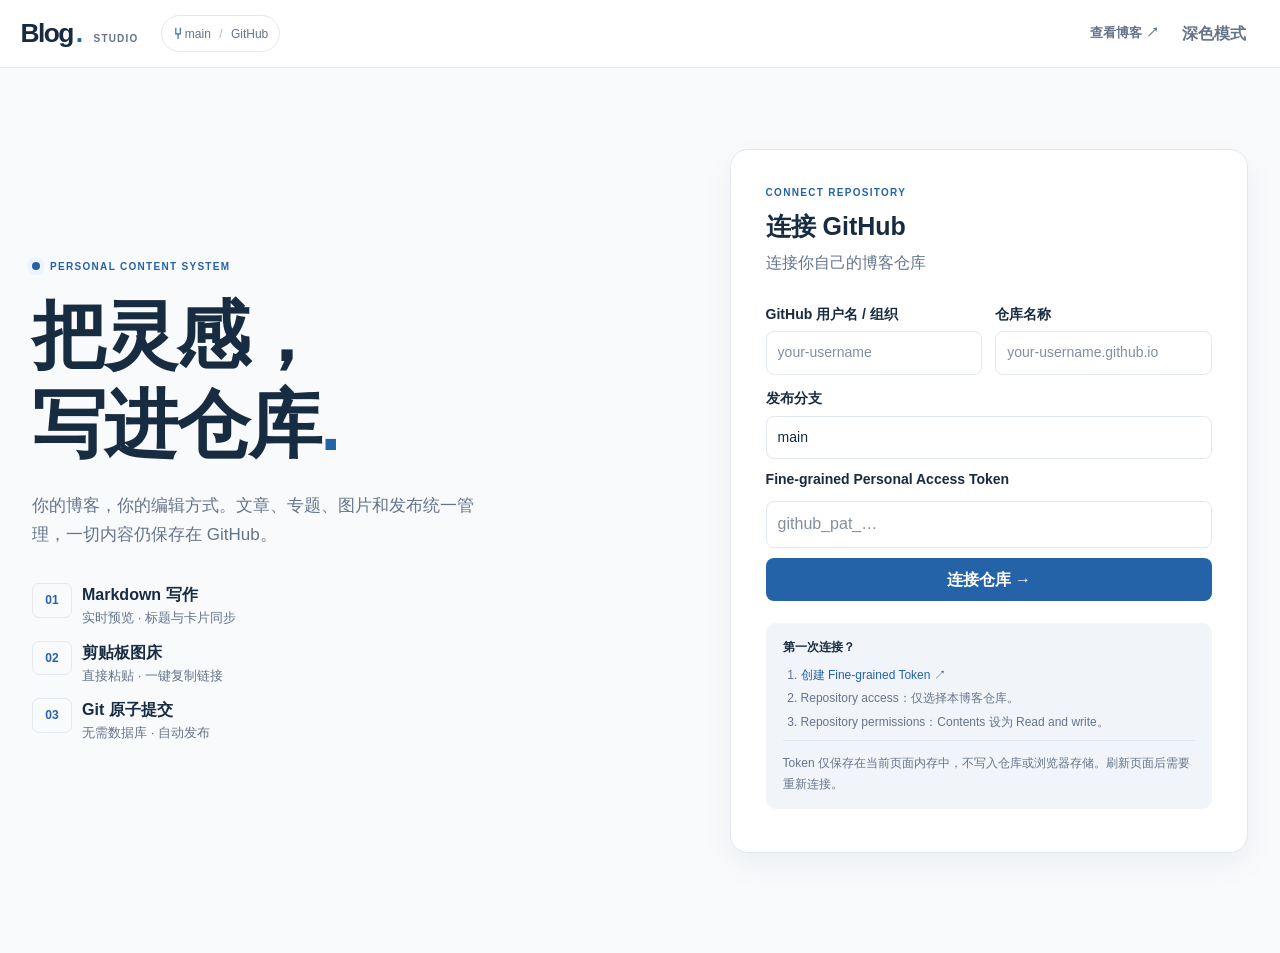
<file: docs/admin/index.html>
<!DOCTYPE html>
<html lang="zh-CN">
<head>
    <meta charset="UTF-8">
    <meta name="viewport" content="width=device-width, initial-scale=1">
    <meta name="robots" content="noindex, nofollow">
    <meta name="referrer" content="no-referrer">
    <meta http-equiv="Content-Security-Policy" content="default-src 'self'; script-src 'self'; style-src 'self'; connect-src 'self' https://api.github.com; img-src 'self' https: data: blob:; object-src 'none'; base-uri 'none'; form-action 'none'; frame-src 'none'">
    <title>内容管理 · Blog Studio</title>
    <link rel="icon" href="../assets/favicon.svg" type="image/svg+xml">
    <link rel="stylesheet" href="vendor/easymde.min.css">
    <link rel="stylesheet" href="../assets/typography.css">
    <link rel="stylesheet" href="admin.css">
    <script src="../assets/catalog.js" data-validator-only defer></script>
    <script src="vendor/markdown-it.min.js" defer></script>
    <script src="vendor/easymde.min.js" defer></script>
    <script src="core.js" defer></script>
    <script src="editor.js" defer></script>
    <script src="admin.js" defer></script>
</head>
<body>
    <header class="topbar">
        <a class="brand" href="../#/" aria-label="返回博客"><strong id="studio-brand">Blog</strong><span>.</span><small>STUDIO</small></a>
        <div class="branch-badge"><span class="branch-icon">⑂</span> <span id="branch-name">main</span> <span class="branch-divider">/</span> GitHub</div>
        <div class="top-actions">
            <a class="quiet-link" href="../#/">查看博客 ↗</a>
            <button class="button ghost" id="theme-toggle" type="button">深色模式</button>
            <button class="button ghost" id="logout" type="button" hidden>退出连接</button>
        </div>
    </header>

    <main id="login-view" class="login-layout">
        <section class="login-intro">
            <div class="eyebrow"><span class="status-dot"></span> PERSONAL CONTENT SYSTEM</div>
            <h1>把灵感，<br>写进仓库<span>.</span></h1>
            <p>你的博客，你的编辑方式。文章、专题、图片和发布统一管理，一切内容仍保存在 GitHub。</p>
            <div class="login-features">
                <div><span>01</span><strong>Markdown 写作</strong><small>实时预览 · 标题与卡片同步</small></div>
                <div><span>02</span><strong>剪贴板图床</strong><small>直接粘贴 · 一键复制链接</small></div>
                <div><span>03</span><strong>Git 原子提交</strong><small>无需数据库 · 自动发布</small></div>
            </div>
        </section>
        <section class="login-card">
            <div class="eyebrow">CONNECT REPOSITORY</div>
            <h2>连接 GitHub</h2>
            <p id="repository-label" class="muted">连接你自己的博客仓库</p>
            <form id="login-form">
                <div class="form-grid">
                    <label>GitHub 用户名 / 组织<input id="repository-owner" placeholder="your-username" required autocomplete="off"></label>
                    <label>仓库名称<input id="repository-name" placeholder="your-username.github.io" required autocomplete="off"></label>
                    <label class="span-2">发布分支<input id="repository-branch" value="main" required autocomplete="off"></label>
                </div>
                <label for="token">Fine-grained Personal Access Token</label>
                <input id="token" type="password" placeholder="github_pat_…" required autocomplete="off" spellcheck="false">
                <button class="button primary wide" id="connect" type="submit">连接仓库 →</button>
            </form>
            <div class="help-box">
                <strong>第一次连接？</strong>
                <ol>
                    <li><a href="https://github.com/settings/personal-access-tokens/new" target="_blank" rel="noopener noreferrer">创建 Fine-grained Token ↗</a></li>
                    <li>Repository access：仅选择本博客仓库。</li>
                    <li>Repository permissions：Contents 设为 Read and write。</li>
                </ol>
                <p>Token 仅保存在当前页面内存中，不写入仓库或浏览器存储。刷新页面后需要重新连接。</p>
            </div>
            <p id="login-error" role="alert" class="error-text"></p>
        </section>
    </main>

    <div id="workspace" class="workspace" hidden>
        <aside class="sidebar">
            <p class="sidebar-caption">工作空间</p>
            <nav id="nav" aria-label="后台导航">
                <button type="button" data-view="articles" class="nav-item active"><span>▤</span> 文章管理 <small id="article-count"></small></button>
                <button type="button" data-view="media" class="nav-item"><span>▧</span> 图片库 <small id="media-count"></small></button>
                <button type="button" data-view="topics" class="nav-item"><span>▦</span> 专题与封面</button>
                <button type="button" data-view="home" class="nav-item"><span>⌂</span> 博客设置与首页</button>
            </nav>
            <div class="repo-info">
                <span class="status-dot"></span> 已连接 GitHub
                <p>所有改动提交到 <span id="active-branch">main</span>。</p>
                <a id="head-link" target="_blank" rel="noopener noreferrer">提交记录 ↗</a>
                <button class="button secondary wide" id="refresh" type="button">↻ 同步远程仓库</button>
            </div>
        </aside>
        <main class="content">
            <section id="articles-view" class="view">
                <div class="view-heading"><div><div class="eyebrow">CONTENT / ARTICLES</div><h1>文章管理</h1><p>正文、摘要、封面和目录一次保存。</p></div><div class="actions"><button class="button secondary" id="toggle-article-list" type="button" aria-pressed="false">折叠目录</button><button class="button primary" id="new-article">＋ 新建文章</button></div></div>
                <div class="split-layout" id="article-layout">
                    <aside class="panel list-panel"><label class="sr-only" for="article-search">搜索文章</label><input id="article-search" class="search" type="search" placeholder="搜索标题或文件名…"><div id="article-list" class="tree-list"></div></aside>
                    <div id="article-empty" class="panel empty-panel"><div class="empty-icon">▤</div><h2>选择一篇文章</h2><p>从左侧目录开始，或者新建一篇文章。</p></div>
                    <form id="article-form" class="panel editor-panel" hidden>
                        <div class="editor-head"><div><span class="eyebrow" id="article-mode">EDIT ARTICLE</span><h2 id="article-heading">编辑文章</h2><p id="article-path" class="file-path"></p><p id="article-dates" class="muted small-text"></p></div><div class="actions"><button type="button" class="button secondary" data-open-editor="article">⛶ 全屏写作</button><button type="button" class="button danger" id="delete-article">删除</button><button class="button primary" type="submit">保存并发布</button></div></div>
                        <label class="article-basic-title">文章标题<input id="article-title" required placeholder="例如：我的第一篇文章"></label>
                        <details class="metadata" id="article-metadata"><summary>文章属性、封面、标签与排序</summary><div class="form-grid">
                            <label>所属专题<select id="article-directory" required></select></label>
                            <label>文件名<input id="article-filename" required placeholder="article-name.md"></label>
                            <label class="span-2">摘要<textarea id="article-description" rows="2" placeholder="文章卡片的简短介绍"></textarea></label>
                            <label class="span-2">作者（留空使用默认作者）<input id="article-author" placeholder="默认作者"></label>
                            <label>分类标签<input id="article-label"></label><label>封面文字<input id="article-cover"></label>
                            <label class="span-2">封面图片 <div class="input-action"><input id="article-cover-image" placeholder="/assets/uploads/… 或 https://…"><button class="button secondary" type="button" id="pick-article-cover">从图片库选择</button></div></label>
                            <label>关键词（逗号分隔）<input id="article-tags"></label><label>显示顺序<input id="article-order" type="number" step="1" value="10"></label>
                            <label>内容状态<input id="article-status" placeholder="留空或待补充"></label><label class="check-label"><input id="article-featured" type="checkbox"> 加入首页推荐</label>
                        </div></details>
                        <textarea id="article-body" aria-label="Markdown 正文" placeholder="在这里写 Markdown；可直接粘贴截图…" spellcheck="false"></textarea>
                    </form>
                </div>
            </section>
            <section id="media-view" class="view" hidden>
                <div class="view-heading"><div><div class="eyebrow">ASSETS / MEDIA</div><h1>图片库</h1><p>截图之后，直接粘贴。GitHub 就是你的图床。</p></div><button class="button primary" id="media-choose" type="button">＋ 上传图片</button><input id="media-files" type="file" accept="image/png,image/jpeg,image/webp,image/gif,image/avif" multiple hidden></div>
                <div class="dropzone" id="dropzone" tabindex="0" role="region" aria-label="粘贴或拖拽图片"><span class="drop-icon">↥</span><div><h2>粘贴或拖入图片</h2><p>在本页面按 <kbd>Ctrl</kbd> + <kbd>V</kbd> / <kbd>⌘</kbd> + <kbd>V</kbd> 即可上传，支持 PNG、JPG、WebP、GIF、AVIF。</p></div><button type="button" class="button secondary" id="paste-image">从剪贴板读取</button></div>
                <section id="upload-result" class="panel upload-result" hidden><div class="editor-head"><div><h2>上传成功</h2><p class="muted small-text">GitHub Markdown 链接，可直接粘贴到任意 Markdown 编辑器。</p></div><button class="button primary" id="copy-uploaded" type="button">复制全部 Markdown</button></div><textarea id="uploaded-markdown" class="plain-editor" rows="2" readonly aria-label="刚上传图片的 Markdown 链接"></textarea></section>
                <div class="media-toolbar"><div><h2>全部图片 <span class="count-badge" id="media-total"></span></h2><span class="muted small-text">docs/assets/uploads/</span></div><input id="media-search" class="search" type="search" placeholder="搜索图片名称…" aria-label="搜索图片"></div>
                <div id="media-grid" class="media-grid"></div>
            </section>
            <section id="topics-view" class="view" hidden>
                <div class="view-heading"><div><div class="eyebrow">STRUCTURE / TOPICS</div><h1>专题与封面</h1><p>组织文章目录、编辑专题介绍与封面。</p></div><button class="button primary" id="new-topic" type="button">＋ 新建专题</button></div>
                <div class="split-layout">
                    <aside class="panel list-panel"><div id="topic-list" class="tree-list"></div></aside>
                    <div id="topic-empty" class="panel empty-panel"><div class="empty-icon">▦</div><h2>选择一个专题</h2><p>从左侧选择，或者创建一个新专题。</p></div>
                    <form id="topic-form" class="panel editor-panel" hidden>
                        <div class="editor-head"><div><div class="eyebrow">EDIT TOPIC</div><h2 id="topic-heading">编辑专题</h2><p id="topic-path" class="file-path"></p></div><div class="actions"><button type="button" class="button secondary" data-open-editor="topic">⛶ 全屏写作</button><button type="button" class="button danger" id="delete-topic">删除空专题</button><button class="button primary" type="submit">保存并发布</button></div></div>
                        <div class="form-grid">
                            <label>专题名称<input id="topic-title" required></label><label>专题标识<input id="topic-id" required pattern="[a-z][a-z0-9-]*" placeholder="new-topic"></label>
                            <label class="span-2">顶部导航短标题（仅根专题，可选）<input id="topic-nav-title" placeholder="留空使用专题名称"></label>
                            <label>上级专题<select id="topic-parent"></select></label><label>显示顺序<input id="topic-order" type="number" step="1" value="10"></label>
                            <label class="span-2">简介<textarea id="topic-description" rows="3"></textarea></label>
                            <label>分类标签<input id="topic-label"></label><label>封面文字<input id="topic-cover"></label>
                            <label class="span-2">封面图片<div class="input-action"><input id="topic-cover-image"><button class="button secondary" type="button" id="pick-topic-cover">从图片库选择</button></div></label>
                            <label>配色<select id="topic-tone"><option value="">继承默认</option><option value="teal">蓝绿色</option><option value="blue">蓝色</option><option value="violet">紫色</option></select></label>
                        </div>
                        <label for="topic-body">专题概览 Markdown</label><textarea id="topic-body" aria-label="专题概览 Markdown" class="plain-editor" rows="12" spellcheck="false"></textarea>
                        <p class="muted small-text">已有路径保持稳定；修改上级专题会改变目录的展示关系，不移动文件。新专题将自动创建 overview.md。</p>
                    </form>
                </div>
            </section>
            <section id="home-view" class="view" hidden>
                <div class="view-heading"><div><div class="eyebrow">CONTENT / SETTINGS</div><h1>博客设置与首页</h1><p>修改博客信息、首页内容和推荐阅读顺序。</p></div></div>
                <form id="home-form" class="panel editor-panel">
                    <div class="editor-head"><h2>博客设置</h2><button class="button primary" type="submit">保存并发布</button></div>
                    <div class="form-grid site-settings">
                        <label>博客名称（浏览器标题）<input id="site-name" required></label>
                        <label>站点标识（顶部 Logo 文字）<input id="site-brand" required></label>
                        <label>默认作者<input id="site-author" required></label>
                        <label>展示时区<input id="site-timezone" required placeholder="Asia/Shanghai"></label>
                        <label class="span-2">博客描述（搜索引擎）<textarea id="site-description" rows="2"></textarea></label>
                        <label class="span-2">首页主标题<input id="site-hero-title"></label>
                        <label class="span-2">首页简介<textarea id="site-intro" rows="3"></textarea></label>
                        <label class="span-2">个人简介 / 签名<input id="site-bio"></label>
                    </div>
                    <p class="muted small-text">当前 GitHub 仓库：<span id="site-repository"></span>。如需更换仓库，请退出连接后重新填写。</p>
                    <div class="editor-head"><h2>首页内容</h2><button type="button" class="button secondary" data-open-editor="home">⛶ 全屏写作</button></div>
                    <label class="sr-only" for="home-body">首页 Markdown</label><textarea id="home-body" class="plain-editor" rows="16" spellcheck="false"></textarea>
                    <h2>推荐阅读</h2><p class="muted small-text">在文章管理中添加推荐，或调整以下展示顺序。</p><div id="featured-list"></div>
                </form>
            </section>
        </main>
    </div>
    <div id="busy-indicator" class="busy-indicator" hidden><span class="spinner"></span><span id="busy-text">处理中…</span></div>
    <div id="notice" class="notice" role="status" hidden></div>
    <dialog id="asset-dialog"><div class="dialog-head"><h2>选择图片</h2><button type="button" class="button ghost" id="close-asset-dialog">关闭 ✕</button></div><input type="search" id="asset-search" class="search" placeholder="搜索图片…" aria-label="搜索图片"><div id="asset-grid" class="asset-grid"></div></dialog>
    <noscript>请启用 JavaScript 使用内容管理后台。</noscript>
</body>
</html>
</file>
<file: docs/assets/typography.css>
/* Shared typography for the public blog and the content studio. */
:root {
    --base-font-family: -apple-system, BlinkMacSystemFont, "Segoe UI", "PingFang SC", "Microsoft YaHei", sans-serif;
    --base-font-size: 16px;
    --base-line-height: 1.85;
    --heading-font-weight: 650;
    --heading-h1-font-size: 2rem;
    --heading-h2-font-size: 1.5rem;
    --heading-h3-font-size: 1.2rem;
    --code-font-family: "SFMono-Regular", Consolas, "Liberation Mono", monospace;
    --code-font-size: 0.875rem;
}
</file>
<file: docs/admin/admin.css>
:root{color-scheme:light;--bg:#f8fafc;--surface:#fff;--surface2:#f1f5f9;--text:#172b41;--muted:#64748b;--line:#e2e8f0;--accent:#2563a8;--accent2:#1d4f91;--accent-soft:#edf4fe;--primary-text:#fff;--selection:#b9d7fb;--backdrop:#0f172a80;--danger:#bd4343;--shadow:0 12px 32px #172b410d;--radius:13px}
:root[data-theme=dark]{color-scheme:dark;--bg:#111b29;--surface:#192739;--surface2:#223247;--text:#edf4fc;--muted:#a0b1c6;--line:#31445b;--accent:#92c3ff;--accent2:#6aa9f2;--accent-soft:#1d334e;--primary-text:#111b29;--selection:#35577a;--backdrop:#060c168c;--danger:#ff9292;--shadow:0 12px 32px #0003}
*{box-sizing:border-box}
html{min-height:100%;font-family:var(--base-font-family);font-size:var(--base-font-size)}
body{margin:0;background:var(--bg);color:var(--text);font:400 var(--base-font-size)/1.55 var(--base-font-family)}
button,input,textarea,select{font:inherit;color:inherit}
input:not([type=checkbox]):not([type=file]),textarea,select{font-weight:400}
button{cursor:pointer}
button:disabled{opacity:.5;cursor:not-allowed}
a{color:var(--accent);text-decoration:none}
a:hover{text-decoration:underline}
button:focus-visible,a:focus-visible,input:focus-visible,textarea:focus-visible,select:focus-visible,.dropzone:focus-visible{outline:2px solid var(--accent);outline-offset:2px}
[hidden]{display:none!important}
h1,h2,p{margin:0}
h1{font-size:clamp(26px,3vw,35px);line-height:1.25;font-weight:700;letter-spacing:-.025em}
h2{font-size:17px;line-height:1.4;font-weight:var(--heading-font-weight)}
p{line-height:1.7}
label{display:flex;flex-direction:column;gap:6px;font-size:13px;font-weight:650}
input:not([type=checkbox]):not([type=file]),textarea,select{width:100%;border:1px solid var(--line);border-radius:8px;padding:10px 11px;background:var(--surface);min-width:0}
input[type=checkbox]{accent-color:var(--accent);width:17px;height:17px}
textarea{resize:vertical}
input::placeholder,textarea::placeholder{color:var(--muted);opacity:.8}
input[readonly]{background:var(--surface2);color:var(--muted)}
.muted{color:var(--muted)}
.small-text{font-size:12px}
.sr-only{position:absolute;width:1px;height:1px;overflow:hidden;clip:rect(0,0,0,0);white-space:nowrap}
.eyebrow{font-size:10px;font-weight:800;color:var(--accent);letter-spacing:.13em}
.button{display:inline-flex;align-items:center;justify-content:center;gap:5px;border:1px solid transparent;border-radius:8px;padding:9px 13px;font-weight:650;line-height:1.45;white-space:nowrap;background:transparent;transition:background .15s}
.primary{background:var(--accent);color:var(--primary-text)}
.primary:hover{background:var(--accent2)}
.secondary{background:var(--surface);border-color:var(--line)}
.secondary:hover,.ghost:hover{background:var(--surface2)}
.ghost{color:var(--muted)}
.danger{color:var(--danger);border-color:var(--line)}
.danger:hover{background:var(--surface2)}
.small{font-size:12px;padding:6px 9px}
.wide{width:100%}
.topbar{height:68px;display:flex;align-items:center;gap:22px;justify-content:space-between;padding:0 max(24px,calc((100vw - 1600px)/2));position:sticky;top:0;z-index:10;background:var(--surface);border-bottom:1px solid var(--line)}
.brand{color:var(--text);font-size:1.65rem;font-weight:750;letter-spacing:-.06em;display:flex;align-items:baseline;gap:3px;white-space:nowrap}
.brand:hover{text-decoration:none}
.brand span,.login-intro h1 span{color:var(--accent)}
.brand small{font-size:10px;margin-left:9px;letter-spacing:.12em;color:var(--muted)}
.branch-badge{border:1px solid var(--line);border-radius:999px;padding:4px 11px;color:var(--muted);font-size:12px;margin-right:auto}
.branch-icon{font-size:18px;vertical-align:-1px;color:var(--accent)}
.branch-divider{margin:0 5px;opacity:.5}
.top-actions{display:flex;align-items:center;gap:9px}
.quiet-link{font-size:13px;font-weight:600;color:var(--muted)}
.login-layout{display:grid;grid-template-columns:1.1fr .9fr;gap:64px;max-width:1100px;margin:0 auto;padding:100px 32px;align-items:center}
.status-dot{display:inline-block;width:8px;height:8px;background:var(--accent);border-radius:50%;margin-right:6px;box-shadow:0 0 0 5px var(--accent-soft)}
.login-intro h1{font-size:clamp(45px,6vw,74px);line-height:1.2;font-weight:750;letter-spacing:-.025em;margin:18px 0 22px}
.login-intro>p{max-width:450px;color:var(--muted);font-size:17px}
.login-features{margin-top:34px;display:grid;gap:12px}
.login-features>div{display:grid;grid-template-columns:40px 1fr;align-items:start;gap:0 10px}
.login-features span{grid-row:span 2;color:var(--accent);font-size:12px;font-weight:800;padding:7px;text-align:center;border:1px solid var(--line);border-radius:7px}
.login-features small{color:var(--muted)}
.login-card{padding:35px;border:1px solid var(--line);border-radius:18px;background:var(--surface);box-shadow:var(--shadow)}
.login-card h2{font-size:25px;margin:8px 0 5px}
.login-card form{display:grid;gap:10px;margin:28px 0 22px}
.help-box{background:var(--surface2);padding:15px 17px;border-radius:10px;font-size:12px;color:var(--muted)}
.help-box strong{color:var(--text)}
.help-box ol{padding-left:18px;margin:9px 0}
.help-box li+li{margin-top:5px}
.help-box p{border-top:1px solid var(--line);padding-top:12px}
.error-text{color:var(--danger);font-size:13px;margin-top:8px}
.workspace{display:grid;grid-template-columns:210px minmax(0,1fr);max-width:1648px;margin:0 auto;min-height:calc(100vh - 68px)}
.sidebar{display:flex;flex-direction:column;padding:24px 13px;position:sticky;top:68px;height:calc(100vh - 68px);border-right:1px solid var(--line)}
.sidebar-caption{font-size:11px;color:var(--muted);font-weight:750;letter-spacing:.09em;margin:6px 12px 12px}
.sidebar nav{display:grid;gap:6px}
.nav-item{display:flex;align-items:center;gap:10px;padding:11px 10px;border:0;border-radius:8px;text-align:left;background:transparent;font-weight:650;color:var(--muted)}
.nav-item>span{font-size:17px;min-width:22px}
.nav-item small{margin-left:auto;color:var(--muted)}
.nav-item:hover{background:var(--surface2)}
.nav-item.active{background:var(--accent-soft);color:var(--accent)}
.repo-info{border-top:1px solid var(--line);margin-top:auto;padding:18px 8px 0;color:var(--text);font-size:12px}
.repo-info p{color:var(--muted);margin:8px 0}
.repo-info .button{margin-top:15px}
.content{padding:30px clamp(16px,3vw,40px) 50px;min-width:0}
.view-heading{display:flex;align-items:center;justify-content:space-between;gap:16px;margin-bottom:24px}
.view-heading h1{margin:4px 0 6px}
.view-heading p{color:var(--muted);font-size:13px}
.split-layout{display:grid;grid-template-columns:minmax(210px,260px) minmax(0,1fr);gap:18px;align-items:start}
.panel{background:var(--surface);border:1px solid var(--line);border-radius:var(--radius);box-shadow:var(--shadow);min-width:0}
.list-panel{padding:13px;position:sticky;top:86px;max-height:calc(100vh - 104px);overflow:auto}
.search{font-size:13px;margin-bottom:8px}
.tree-list details{margin:5px 0}
.tree-list summary{cursor:pointer;color:var(--text);font-size:13px;font-weight:750;padding:8px 4px;border-radius:6px}
.tree-list summary:hover{background:var(--surface2)}
.tree-list .tree-nested{margin-left:9px;padding-left:8px;border-left:1px solid var(--line)}
.tree-item{border:0;background:transparent;color:var(--muted);display:block;text-align:left;width:100%;padding:8px 9px;border-radius:7px;white-space:normal;overflow-wrap:anywhere;font-size:13px;font-weight:600}
.tree-item:hover{background:var(--surface2);color:var(--text)}
.tree-item.active{background:var(--accent-soft);color:var(--accent)}
.tree-item small{display:block;color:var(--muted);font-size:11px;font-weight:400;overflow:hidden;text-overflow:ellipsis;white-space:nowrap}
.empty-panel{min-height:410px;display:flex;flex-direction:column;align-items:center;justify-content:center;gap:10px;text-align:center;padding:25px;color:var(--muted)}
.empty-panel h2{color:var(--text)}
.empty-icon{display:grid;place-items:center;width:56px;height:56px;border-radius:16px;background:var(--accent-soft);color:var(--accent);font-size:30px}
.editor-panel{padding:20px;display:grid;gap:18px}
.editor-head{display:flex;align-items:flex-start;justify-content:space-between;gap:10px;padding-bottom:14px;border-bottom:1px solid var(--line)}
.editor-head h2{font-size:19px}
.file-path{font-family:var(--code-font-family);font-size:12px;color:var(--muted);overflow-wrap:anywhere}
.actions{display:flex;gap:7px;flex-wrap:wrap;justify-content:flex-end}
.form-grid{display:grid;grid-template-columns:repeat(2,minmax(0,1fr));gap:13px}
.span-2{grid-column:1/-1}
.metadata{border:1px solid var(--line);border-radius:9px;background:var(--surface2)}
.metadata summary{padding:10px 13px;font-weight:700;cursor:pointer}
.metadata .form-grid{padding:4px 13px 14px}
.input-action{display:flex;gap:7px;align-items:center}
.input-action>input{flex:1;min-width:0}
.check-label{display:flex;align-items:center;flex-direction:row;align-self:end;padding:10px 0}
.plain-editor{font-family:var(--code-font-family);font-size:var(--code-font-size);line-height:1.7;tab-size:4}
.markdown-preview{padding:16px;min-width:0;max-height:660px;overflow:auto;overflow-wrap:anywhere;font-family:var(--base-font-family);font-size:var(--base-font-size);line-height:var(--base-line-height)}
.markdown-preview h1{font-size:var(--heading-h1-font-size);font-weight:700;margin:16px 0 20px}
.markdown-preview h2{font-size:1.35rem;font-weight:var(--heading-font-weight);margin:36px 0 22px}
.markdown-preview h3{font-size:var(--heading-h3-font-size);font-weight:var(--heading-font-weight);letter-spacing:-.025em}
.markdown-preview p{line-height:inherit}
.markdown-preview p,.markdown-preview ul,.markdown-preview ol{margin:8px 0 14px}
.markdown-preview pre{padding:12px;border-radius:8px;background:var(--surface2);overflow:auto;font-family:var(--code-font-family);font-size:var(--code-font-size)}
.markdown-preview code{font-family:var(--code-font-family);font-size:var(--code-font-size);background:var(--surface2);border-radius:4px;padding:2px 4px}
.markdown-preview pre code{padding:0}
.markdown-preview img{max-width:100%;height:auto}
.markdown-preview blockquote{border-left:3px solid var(--accent);padding-left:12px;margin-left:0;color:var(--muted)}
.markdown-preview table{border-collapse:collapse;display:block;overflow:auto}
.markdown-preview td,.markdown-preview th{border:1px solid var(--line);padding:6px 10px}
.markdown-preview a{pointer-events:none}
.markdown-preview hr{border:0;border-top:1px solid var(--line)}
.dropzone{display:flex;gap:18px;align-items:center;justify-content:space-between;border:2px dashed var(--line);border-radius:14px;padding:24px;background:var(--surface);transition:.15s}
.dropzone.dragover{border-color:var(--accent);background:var(--accent-soft)}
.drop-icon{display:grid;place-items:center;width:54px;height:54px;background:var(--accent-soft);color:var(--accent);font-size:30px;border-radius:13px;flex:none}
.dropzone>div{flex:1}
.dropzone p{margin-top:5px;color:var(--muted);font-size:13px}
kbd{display:inline-block;border:1px solid var(--line);background:var(--surface2);border-radius:5px;padding:0 5px;font-size:11px}
.media-toolbar{display:flex;justify-content:space-between;align-items:center;margin:26px 0 12px;gap:10px}
.media-toolbar input{width:min(280px,50%)}
.media-toolbar h2{display:inline-flex;align-items:center;gap:8px}
.count-badge{background:var(--accent-soft);color:var(--accent);font-size:11px;border-radius:99px;padding:2px 8px}
.media-grid{display:grid;grid-template-columns:repeat(auto-fill,minmax(215px,1fr));gap:17px}
.media-card{min-width:0;overflow:hidden}
.media-thumb{width:100%;aspect-ratio:16/10;object-fit:contain;background:var(--surface2);display:block;border-bottom:1px solid var(--line)}
.media-card-body{padding:12px;display:grid;gap:7px}
.media-name{font-size:13px;font-weight:700;white-space:nowrap;overflow:hidden;text-overflow:ellipsis}
.media-card .actions{justify-content:flex-start}
.media-card .actions button{flex:1}
.media-card .full-copy{width:100%}
.no-results{padding:20px;color:var(--muted);text-align:center;grid-column:1/-1}
.featured-row{display:flex;align-items:center;gap:8px;padding:8px 0;border-bottom:1px solid var(--line)}
.featured-row>span{flex:1}
.notice,.busy-indicator{position:fixed;z-index:30;bottom:24px;right:24px;max-width:min(470px,calc(100vw - 48px));background:var(--surface);color:var(--text);border:1px solid var(--line);box-shadow:var(--shadow);border-radius:10px;padding:13px 18px;white-space:pre-wrap;overflow-wrap:anywhere}
.notice.error{border-color:var(--danger);color:var(--danger)}
.notice.success{border-color:var(--accent);color:var(--accent)}
.busy-indicator{display:flex;gap:10px;align-items:center}
.spinner{width:17px;height:17px;border:2px solid var(--line);border-top-color:var(--accent);border-radius:50%;animation:spin .8s linear infinite}
@keyframes spin{to{transform:rotate(360deg)}
}
dialog{background:var(--surface);color:var(--text);border:1px solid var(--line);border-radius:14px;padding:20px;width:min(900px,calc(100% - 30px));max-height:85vh;box-shadow:var(--shadow)}
dialog::backdrop{background:var(--backdrop)}
.dialog-head{display:flex;justify-content:space-between;align-items:center;margin-bottom:14px}
.asset-grid{display:grid;grid-template-columns:repeat(auto-fill,minmax(140px,1fr));gap:12px}
.asset-choice{padding:0;border:1px solid var(--line);border-radius:8px;background:var(--surface);overflow:hidden;text-align:left}
.asset-choice:hover{border-color:var(--accent)}
.asset-choice .media-thumb{aspect-ratio:4/3}
.asset-choice span{display:block;padding:8px;white-space:nowrap;overflow:hidden;text-overflow:ellipsis;font-size:12px}
@media(max-width:1100px){.workspace{grid-template-columns:170px minmax(0,1fr)}
.split-layout{grid-template-columns:minmax(170px,210px) minmax(0,1fr)}
.content{padding:24px 18px}
.editor-panel{padding:15px}
.input-action{flex-wrap:wrap}
.input-action button{margin-left:auto}
}
@media(max-width:760px){.topbar{padding:0 14px;height:60px;gap:8px}
.brand{font-size:22px}
.branch-badge,.brand small,.quiet-link{display:none}
.top-actions{gap:2px}
.top-actions button{font-size:12px;padding:8px}
.login-layout{grid-template-columns:1fr;gap:28px;padding:36px 20px}
.login-card{padding:24px}
.login-intro h1{font-size:47px}
.login-features{display:none}
.workspace{grid-template-columns:1fr}
.sidebar{height:auto;position:static;border-right:0;border-bottom:1px solid var(--line);padding:8px 12px}
.sidebar-caption,.repo-info p,.repo-info a{display:none}
.sidebar nav{grid-template-columns:repeat(4,minmax(0,1fr));gap:3px}
.nav-item{padding:8px 5px;font-size:11px;justify-content:center;gap:4px}
.nav-item>span{min-width:0;font-size:14px}
.nav-item small{display:none}
.repo-info{margin-top:6px;border:0;padding:0 4px;display:flex;align-items:center;justify-content:space-between}
.repo-info .button{margin:0;width:auto;font-size:11px;padding:4px 8px}
.split-layout{grid-template-columns:1fr}
.list-panel{position:static;max-height:265px}
.view-heading{margin-bottom:16px}
.view-heading h1{font-size:27px}
.content{padding:18px 12px}
.view-heading .button{font-size:12px}
.editor-head{flex-wrap:wrap}
.dropzone{flex-wrap:wrap;gap:10px;padding:16px}
.dropzone>div{min-width:180px}
.dropzone button{margin-left:auto}
.media-grid{grid-template-columns:repeat(auto-fill,minmax(155px,1fr));gap:10px}
.media-card .button{font-size:11px}
.form-grid{gap:10px}
.span-2{grid-column:1/-1}
}
.upload-result{margin-top:16px;padding:17px;display:grid;gap:12px}
.upload-result .editor-head{align-items:center}
.media-toolbar input.search{width:min(280px,50%)}
@media(max-width:580px){.upload-result .editor-head{align-items:flex-start}.upload-result .editor-head .button{width:100%}}

/* A wider desktop workspace and a full-viewport writing surface. */
label{font-size:14px}
.small{font-size:13px}
.topbar{padding:0 clamp(16px,1.6vw,32px)}
.login-layout{max-width:1380px;padding-top:clamp(48px,9vh,110px)}
.workspace{max-width:none;width:100%;grid-template-columns:200px minmax(0,1fr)}
.content{padding:22px clamp(12px,1.8vw,32px) 40px}
.split-layout{grid-template-columns:minmax(230px,280px) minmax(0,1fr);gap:16px}
.tree-item,.tree-list summary,.view-heading p,.search{font-size:14px}
.tree-item small{font-size:12px}
.editor-panel{gap:14px;padding:18px}
.article-basic-title input{font-size:18px;font-weight:650}
#article-layout.list-collapsed{grid-template-columns:minmax(0,1fr)}
#article-layout.list-collapsed>.list-panel{display:none}

.studio-editor{display:flex;flex-direction:column;min-width:0;border:1px solid var(--line);border-radius:10px;background:var(--surface);overflow:hidden}
.studio-editor-header{display:flex;align-items:center;justify-content:space-between;gap:8px;padding:9px 12px;border-bottom:1px solid var(--line);background:var(--surface)}
.studio-document-title{font-size:14px;min-width:0;white-space:nowrap;overflow:hidden;text-overflow:ellipsis;color:var(--text)}
.studio-editor-actions{display:flex;align-items:center;justify-content:flex-end;gap:7px;flex-wrap:wrap;flex-shrink:0}
.studio-mode-tabs{display:flex;gap:2px;padding:3px;background:var(--surface2);border-radius:8px}
.studio-mode{padding:6px 11px;border:0;border-radius:6px;background:transparent;color:var(--muted);font-size:13px;font-weight:650;white-space:nowrap}
.studio-mode.active{background:var(--surface);color:var(--accent);box-shadow:0 1px 3px #0001}
.studio-format-toolbar{display:flex;justify-content:space-between;align-items:center;flex-wrap:wrap;gap:7px;padding:7px 10px;border-bottom:1px solid var(--line);background:var(--surface2)}
.studio-format-group{display:flex;align-items:center;flex-wrap:wrap;gap:3px}
.studio-image-group{gap:5px;margin-left:auto}
.studio-tool{min-width:30px;padding:6px 8px;line-height:1.25;border:1px solid transparent;border-radius:6px;background:transparent;font-size:13px;color:var(--text);white-space:nowrap}
.studio-tool:hover:not(:disabled){border-color:var(--line);background:var(--surface)}
.format-bold{font-weight:850}
.format-italic{font-style:italic}
.studio-editor-body{display:grid;grid-template-columns:minmax(0,1fr);height:clamp(560px,calc(100vh - 260px),980px);min-height:0;overflow:hidden}
.studio-editor-body[data-mode=split]{grid-template-columns:minmax(0,1fr) minmax(0,1fr)}
.studio-source,.studio-preview{min-width:0;min-height:0;overflow:hidden}
.studio-source .EasyMDEContainer,.studio-source .CodeMirror{height:100%;min-height:0;max-height:none}
.studio-source .CodeMirror{font-family:var(--code-font-family);font-size:var(--base-font-size);line-height:1.7;border:0;border-radius:0;background:var(--surface);color:var(--text);padding:0}
.studio-source .CodeMirror-scroll{min-height:0!important}
.studio-source .CodeMirror-lines{padding:14px 0}
.studio-source .CodeMirror pre.CodeMirror-line,.studio-source .CodeMirror pre.CodeMirror-line-like{padding:0 14px}
.studio-source .CodeMirror-gutters{background:var(--surface2);border-color:var(--line)}
.studio-source .CodeMirror-linenumber{color:var(--muted)}
.studio-source .CodeMirror-cursor{border-left-color:var(--text)}
.studio-source .CodeMirror textarea{padding:0!important;border:0!important;resize:none;background:transparent;min-width:0}
.studio-source .CodeMirror-selected{background:var(--accent-soft)}
.studio-source .CodeMirror-focused .CodeMirror-selected{background:var(--selection)}
.studio-source .cm-s-easymde .cm-header{color:var(--accent);font-size:inherit;line-height:inherit;font-weight:700}
.studio-source .cm-s-easymde .cm-comment{color:var(--muted)}
.studio-source .cm-s-easymde .cm-quote{color:var(--accent)}
:root[data-theme=dark] .studio-source .cm-s-easymde .cm-link,
:root[data-theme=dark] .studio-source .cm-s-easymde .cm-url{color:#8bd8e8}
:root[data-theme=dark] .studio-source .cm-s-easymde .cm-string{color:#f2ba80}
.studio-preview{height:100%;max-height:none;overflow:auto;padding:24px 26px;background:var(--surface)}
.studio-editor-body[data-mode=split] .studio-preview{border-left:1px solid var(--line)}
.studio-editor-status{display:flex;gap:10px;align-items:center;justify-content:space-between;padding:8px 12px;border-top:1px solid var(--line);font-size:12px;color:var(--muted);background:var(--surface2)}
.studio-editor-counter{font-variant-numeric:tabular-nums;white-space:nowrap}
body.studio-focus{overflow:hidden}
.studio-editor.is-fullscreen{position:fixed;inset:0;z-index:25;border:0;border-radius:0;background:var(--surface);padding:8px 12px}
.studio-editor.is-fullscreen .studio-editor-body{flex:1;min-height:0;height:auto;border:1px solid var(--line);border-radius:6px}
.studio-editor.is-fullscreen .studio-editor-header{padding:10px 6px}
.studio-editor.is-fullscreen .studio-format-toolbar{border-bottom:0}
.studio-editor.is-fullscreen .studio-preview{padding:28px clamp(18px,3vw,50px)}
@media(min-width:1800px){.workspace{grid-template-columns:220px minmax(0,1fr)}.split-layout{grid-template-columns:300px minmax(0,1fr)}}
@media(max-width:1100px){.workspace{grid-template-columns:165px minmax(0,1fr)}.split-layout{grid-template-columns:minmax(175px,210px) minmax(0,1fr)}.content{padding:18px 14px}.studio-editor-header{flex-wrap:wrap}.studio-editor-body[data-mode=split]{grid-template-columns:1fr;grid-template-rows:minmax(0,1fr) minmax(0,1fr)}.studio-editor-body[data-mode=split] .studio-preview{border-left:0;border-top:1px solid var(--line)}.studio-editor-body{height:clamp(520px,75vh,850px)}}
@media(max-width:760px){.workspace,.split-layout{grid-template-columns:1fr}.topbar{padding:0 12px}.content{padding:14px 10px}.editor-panel{padding:12px}.studio-editor-header{padding:8px}.studio-editor-actions{justify-content:flex-start;flex-shrink:1}.studio-format-toolbar{padding:7px}.studio-image-group{margin-left:0}.studio-editor-status{flex-wrap:wrap}.studio-source .CodeMirror{font-size:14px}.studio-preview{padding:15px}.studio-editor.is-fullscreen{padding:0}.studio-editor.is-fullscreen .studio-editor-header{padding:8px}.studio-editor.is-fullscreen .studio-preview{padding:15px}.studio-editor-hint{display:none}}
.brand strong{font:inherit;color:inherit}
.site-settings{max-width:1080px}
#repository-label,#site-repository{overflow-wrap:anywhere}
.branch-badge{max-width:40vw;overflow:hidden;text-overflow:ellipsis;white-space:nowrap}
#branch-name{color:var(--muted)}
</file>
<file: docs/admin/vendor/easymde.min.css>
/**
 * easymde v2.21.0
 * Copyright Jeroen Akkerman
 * @link https://github.com/ionaru/easy-markdown-editor
 * @license MIT
 */
.CodeMirror{font-family:monospace;height:300px;color:#000;direction:ltr}.CodeMirror-lines{padding:4px 0}.CodeMirror pre.CodeMirror-line,.CodeMirror pre.CodeMirror-line-like{padding:0 4px}.CodeMirror-gutter-filler,.CodeMirror-scrollbar-filler{background-color:#fff}.CodeMirror-gutters{border-right:1px solid #ddd;background-color:#f7f7f7;white-space:nowrap}.CodeMirror-linenumber{padding:0 3px 0 5px;min-width:20px;text-align:right;color:#999;white-space:nowrap}.CodeMirror-guttermarker{color:#000}.CodeMirror-guttermarker-subtle{color:#999}.CodeMirror-cursor{border-left:1px solid #000;border-right:none;width:0}.CodeMirror div.CodeMirror-secondarycursor{border-left:1px solid silver}.cm-fat-cursor .CodeMirror-cursor{width:auto;border:0!important;background:#7e7}.cm-fat-cursor div.CodeMirror-cursors{z-index:1}.cm-fat-cursor .CodeMirror-line::selection,.cm-fat-cursor .CodeMirror-line>span::selection,.cm-fat-cursor .CodeMirror-line>span>span::selection{background:0 0}.cm-fat-cursor .CodeMirror-line::-moz-selection,.cm-fat-cursor .CodeMirror-line>span::-moz-selection,.cm-fat-cursor .CodeMirror-line>span>span::-moz-selection{background:0 0}.cm-fat-cursor{caret-color:transparent}@-moz-keyframes blink{50%{background-color:transparent}}@-webkit-keyframes blink{50%{background-color:transparent}}@keyframes blink{50%{background-color:transparent}}.cm-tab{display:inline-block;text-decoration:inherit}.CodeMirror-rulers{position:absolute;left:0;right:0;top:-50px;bottom:0;overflow:hidden}.CodeMirror-ruler{border-left:1px solid #ccc;top:0;bottom:0;position:absolute}.cm-s-default .cm-header{color:#00f}.cm-s-default .cm-quote{color:#090}.cm-negative{color:#d44}.cm-positive{color:#292}.cm-header,.cm-strong{font-weight:700}.cm-em{font-style:italic}.cm-link{text-decoration:underline}.cm-strikethrough{text-decoration:line-through}.cm-s-default .cm-keyword{color:#708}.cm-s-default .cm-atom{color:#219}.cm-s-default .cm-number{color:#164}.cm-s-default .cm-def{color:#00f}.cm-s-default .cm-variable-2{color:#05a}.cm-s-default .cm-type,.cm-s-default .cm-variable-3{color:#085}.cm-s-default .cm-comment{color:#a50}.cm-s-default .cm-string{color:#a11}.cm-s-default .cm-string-2{color:#f50}.cm-s-default .cm-meta{color:#555}.cm-s-default .cm-qualifier{color:#555}.cm-s-default .cm-builtin{color:#30a}.cm-s-default .cm-bracket{color:#997}.cm-s-default .cm-tag{color:#170}.cm-s-default .cm-attribute{color:#00c}.cm-s-default .cm-hr{color:#999}.cm-s-default .cm-link{color:#00c}.cm-s-default .cm-error{color:red}.cm-invalidchar{color:red}.CodeMirror-composing{border-bottom:2px solid}div.CodeMirror span.CodeMirror-matchingbracket{color:#0b0}div.CodeMirror span.CodeMirror-nonmatchingbracket{color:#a22}.CodeMirror-matchingtag{background:rgba(255,150,0,.3)}.CodeMirror-activeline-background{background:#e8f2ff}.CodeMirror{position:relative;overflow:hidden;background:#fff}.CodeMirror-scroll{overflow:scroll!important;margin-bottom:-50px;margin-right:-50px;padding-bottom:50px;height:100%;outline:0;position:relative;z-index:0}.CodeMirror-sizer{position:relative;border-right:50px solid transparent}.CodeMirror-gutter-filler,.CodeMirror-hscrollbar,.CodeMirror-scrollbar-filler,.CodeMirror-vscrollbar{position:absolute;z-index:6;display:none;outline:0}.CodeMirror-vscrollbar{right:0;top:0;overflow-x:hidden;overflow-y:scroll}.CodeMirror-hscrollbar{bottom:0;left:0;overflow-y:hidden;overflow-x:scroll}.CodeMirror-scrollbar-filler{right:0;bottom:0}.CodeMirror-gutter-filler{left:0;bottom:0}.CodeMirror-gutters{position:absolute;left:0;top:0;min-height:100%;z-index:3}.CodeMirror-gutter{white-space:normal;height:100%;display:inline-block;vertical-align:top;margin-bottom:-50px}.CodeMirror-gutter-wrapper{position:absolute;z-index:4;background:0 0!important;border:none!important}.CodeMirror-gutter-background{position:absolute;top:0;bottom:0;z-index:4}.CodeMirror-gutter-elt{position:absolute;cursor:default;z-index:4}.CodeMirror-gutter-wrapper ::selection{background-color:transparent}.CodeMirror-gutter-wrapper ::-moz-selection{background-color:transparent}.CodeMirror-lines{cursor:text;min-height:1px}.CodeMirror pre.CodeMirror-line,.CodeMirror pre.CodeMirror-line-like{-moz-border-radius:0;-webkit-border-radius:0;border-radius:0;border-width:0;background:0 0;font-family:inherit;font-size:inherit;margin:0;white-space:pre;word-wrap:normal;line-height:inherit;color:inherit;z-index:2;position:relative;overflow:visible;-webkit-tap-highlight-color:transparent;-webkit-font-variant-ligatures:contextual;font-variant-ligatures:contextual}.CodeMirror-wrap pre.CodeMirror-line,.CodeMirror-wrap pre.CodeMirror-line-like{word-wrap:break-word;white-space:pre-wrap;word-break:normal}.CodeMirror-linebackground{position:absolute;left:0;right:0;top:0;bottom:0;z-index:0}.CodeMirror-linewidget{position:relative;z-index:2;padding:.1px}.CodeMirror-rtl pre{direction:rtl}.CodeMirror-code{outline:0}.CodeMirror-gutter,.CodeMirror-gutters,.CodeMirror-linenumber,.CodeMirror-scroll,.CodeMirror-sizer{-moz-box-sizing:content-box;box-sizing:content-box}.CodeMirror-measure{position:absolute;width:100%;height:0;overflow:hidden;visibility:hidden}.CodeMirror-cursor{position:absolute;pointer-events:none}.CodeMirror-measure pre{position:static}div.CodeMirror-cursors{visibility:hidden;position:relative;z-index:3}div.CodeMirror-dragcursors{visibility:visible}.CodeMirror-focused div.CodeMirror-cursors{visibility:visible}.CodeMirror-selected{background:#d9d9d9}.CodeMirror-focused .CodeMirror-selected{background:#d7d4f0}.CodeMirror-crosshair{cursor:crosshair}.CodeMirror-line::selection,.CodeMirror-line>span::selection,.CodeMirror-line>span>span::selection{background:#d7d4f0}.CodeMirror-line::-moz-selection,.CodeMirror-line>span::-moz-selection,.CodeMirror-line>span>span::-moz-selection{background:#d7d4f0}.cm-searching{background-color:#ffa;background-color:rgba(255,255,0,.4)}.cm-force-border{padding-right:.1px}@media print{.CodeMirror div.CodeMirror-cursors{visibility:hidden}}.cm-tab-wrap-hack:after{content:''}span.CodeMirror-selectedtext{background:0 0}.EasyMDEContainer{display:block}.CodeMirror-rtl pre{direction:rtl}.EasyMDEContainer.sided--no-fullscreen{display:flex;flex-direction:row;flex-wrap:wrap}.EasyMDEContainer .CodeMirror{box-sizing:border-box;height:auto;border:1px solid #ced4da;border-bottom-left-radius:4px;border-bottom-right-radius:4px;padding:10px;font:inherit;z-index:0;word-wrap:break-word}.EasyMDEContainer .CodeMirror-scroll{cursor:text}.EasyMDEContainer .CodeMirror-fullscreen{background:#fff;position:fixed!important;top:50px;left:0;right:0;bottom:0;height:auto;z-index:8;border-right:none!important;border-bottom-right-radius:0!important}.EasyMDEContainer .CodeMirror-sided{width:50%!important}.EasyMDEContainer.sided--no-fullscreen .CodeMirror-sided{border-right:none!important;border-bottom-right-radius:0;position:relative;flex:1 1 auto}.EasyMDEContainer .CodeMirror-placeholder{opacity:.5}.EasyMDEContainer .CodeMirror-focused .CodeMirror-selected{background:#d9d9d9}.editor-toolbar{position:relative;-webkit-user-select:none;-moz-user-select:none;-ms-user-select:none;-o-user-select:none;user-select:none;padding:9px 10px;border-top:1px solid #ced4da;border-left:1px solid #ced4da;border-right:1px solid #ced4da;border-top-left-radius:4px;border-top-right-radius:4px}.editor-toolbar.fullscreen{width:100%;height:50px;padding-top:10px;padding-bottom:10px;box-sizing:border-box;background:#fff;border:0;position:fixed;top:0;left:0;opacity:1;z-index:9}.editor-toolbar.fullscreen::before{width:20px;height:50px;background:-moz-linear-gradient(left,#fff 0,rgba(255,255,255,0) 100%);background:-webkit-gradient(linear,left top,right top,color-stop(0,#fff),color-stop(100%,rgba(255,255,255,0)));background:-webkit-linear-gradient(left,#fff 0,rgba(255,255,255,0) 100%);background:-o-linear-gradient(left,#fff 0,rgba(255,255,255,0) 100%);background:-ms-linear-gradient(left,#fff 0,rgba(255,255,255,0) 100%);background:linear-gradient(to right,#fff 0,rgba(255,255,255,0) 100%);position:fixed;top:0;left:0;margin:0;padding:0}.editor-toolbar.fullscreen::after{width:20px;height:50px;background:-moz-linear-gradient(left,rgba(255,255,255,0) 0,#fff 100%);background:-webkit-gradient(linear,left top,right top,color-stop(0,rgba(255,255,255,0)),color-stop(100%,#fff));background:-webkit-linear-gradient(left,rgba(255,255,255,0) 0,#fff 100%);background:-o-linear-gradient(left,rgba(255,255,255,0) 0,#fff 100%);background:-ms-linear-gradient(left,rgba(255,255,255,0) 0,#fff 100%);background:linear-gradient(to right,rgba(255,255,255,0) 0,#fff 100%);position:fixed;top:0;right:0;margin:0;padding:0}.EasyMDEContainer.sided--no-fullscreen .editor-toolbar{width:100%}.editor-toolbar .easymde-dropdown,.editor-toolbar button{background:0 0;display:inline-block;text-align:center;text-decoration:none!important;height:30px;margin:0;padding:0;border:1px solid transparent;border-radius:3px;cursor:pointer}.editor-toolbar button{font-weight:700;min-width:30px;padding:0 6px;white-space:nowrap}.editor-toolbar button.active,.editor-toolbar button:hover{background:#fcfcfc;border-color:#95a5a6}.editor-toolbar i.separator{display:inline-block;width:0;border-left:1px solid #d9d9d9;border-right:1px solid #fff;color:transparent;text-indent:-10px;margin:0 6px}.editor-toolbar button:after{font-family:Arial,"Helvetica Neue",Helvetica,sans-serif;font-size:65%;vertical-align:text-bottom;position:relative;top:2px}.editor-toolbar button.heading-1:after{content:"1"}.editor-toolbar button.heading-2:after{content:"2"}.editor-toolbar button.heading-3:after{content:"3"}.editor-toolbar button.heading-bigger:after{content:"▲"}.editor-toolbar button.heading-smaller:after{content:"▼"}.editor-toolbar.disabled-for-preview button:not(.no-disable){opacity:.6;pointer-events:none}@media only screen and (max-width:700px){.editor-toolbar i.no-mobile{display:none}}.editor-statusbar{padding:8px 10px;font-size:12px;color:#959694;text-align:right}.EasyMDEContainer.sided--no-fullscreen .editor-statusbar{width:100%}.editor-statusbar span{display:inline-block;min-width:4em;margin-left:1em}.editor-statusbar .lines:before{content:'lines: '}.editor-statusbar .words:before{content:'words: '}.editor-statusbar .characters:before{content:'characters: '}.editor-preview-full{position:absolute;width:100%;height:100%;top:0;left:0;z-index:7;overflow:auto;display:none;box-sizing:border-box}.editor-preview-side{position:fixed;bottom:0;width:50%;top:50px;right:0;z-index:9;overflow:auto;display:none;box-sizing:border-box;border:1px solid #ddd;word-wrap:break-word}.editor-preview-active-side{display:block}.EasyMDEContainer.sided--no-fullscreen .editor-preview-active-side{flex:1 1 auto;height:auto;position:static}.editor-preview-active{display:block}.editor-preview{padding:10px;background:#fafafa}.editor-preview>p{margin-top:0}.editor-preview pre{background:#eee;margin-bottom:10px}.editor-preview table td,.editor-preview table th{border:1px solid #ddd;padding:5px}.cm-s-easymde .cm-tag{color:#63a35c}.cm-s-easymde .cm-attribute{color:#795da3}.cm-s-easymde .cm-string{color:#183691}.cm-s-easymde .cm-header-1{font-size:calc(1.375rem + 1.5vw)}.cm-s-easymde .cm-header-2{font-size:calc(1.325rem + .9vw)}.cm-s-easymde .cm-header-3{font-size:calc(1.3rem + .6vw)}.cm-s-easymde .cm-header-4{font-size:calc(1.275rem + .3vw)}.cm-s-easymde .cm-header-5{font-size:1.25rem}.cm-s-easymde .cm-header-6{font-size:1rem}.cm-s-easymde .cm-header-1,.cm-s-easymde .cm-header-2,.cm-s-easymde .cm-header-3,.cm-s-easymde .cm-header-4,.cm-s-easymde .cm-header-5,.cm-s-easymde .cm-header-6{margin-bottom:.5rem;line-height:1.2}.cm-s-easymde .cm-comment{background:rgba(0,0,0,.05);border-radius:2px}.cm-s-easymde .cm-link{color:#7f8c8d}.cm-s-easymde .cm-url{color:#aab2b3}.cm-s-easymde .cm-quote{color:#7f8c8d;font-style:italic}.editor-toolbar .easymde-dropdown{position:relative;background:linear-gradient(to bottom right,#fff 0,#fff 84%,#333 50%,#333 100%);border-radius:0;border:1px solid #fff}.editor-toolbar .easymde-dropdown:hover{background:linear-gradient(to bottom right,#fff 0,#fff 84%,#333 50%,#333 100%)}.easymde-dropdown-content{display:block;visibility:hidden;position:absolute;background-color:#f9f9f9;box-shadow:0 8px 16px 0 rgba(0,0,0,.2);padding:8px;z-index:2;top:30px}.easymde-dropdown:active .easymde-dropdown-content,.easymde-dropdown:focus .easymde-dropdown-content,.easymde-dropdown:focus-within .easymde-dropdown-content{visibility:visible}.easymde-dropdown-content button{display:block}span[data-img-src]::after{content:'';background-image:var(--bg-image);display:block;max-height:100%;max-width:100%;background-size:contain;height:0;padding-top:var(--height);width:var(--width);background-repeat:no-repeat}.CodeMirror .cm-spell-error:not(.cm-url):not(.cm-comment):not(.cm-tag):not(.cm-word){background:rgba(255,0,0,.15)}
</file>
